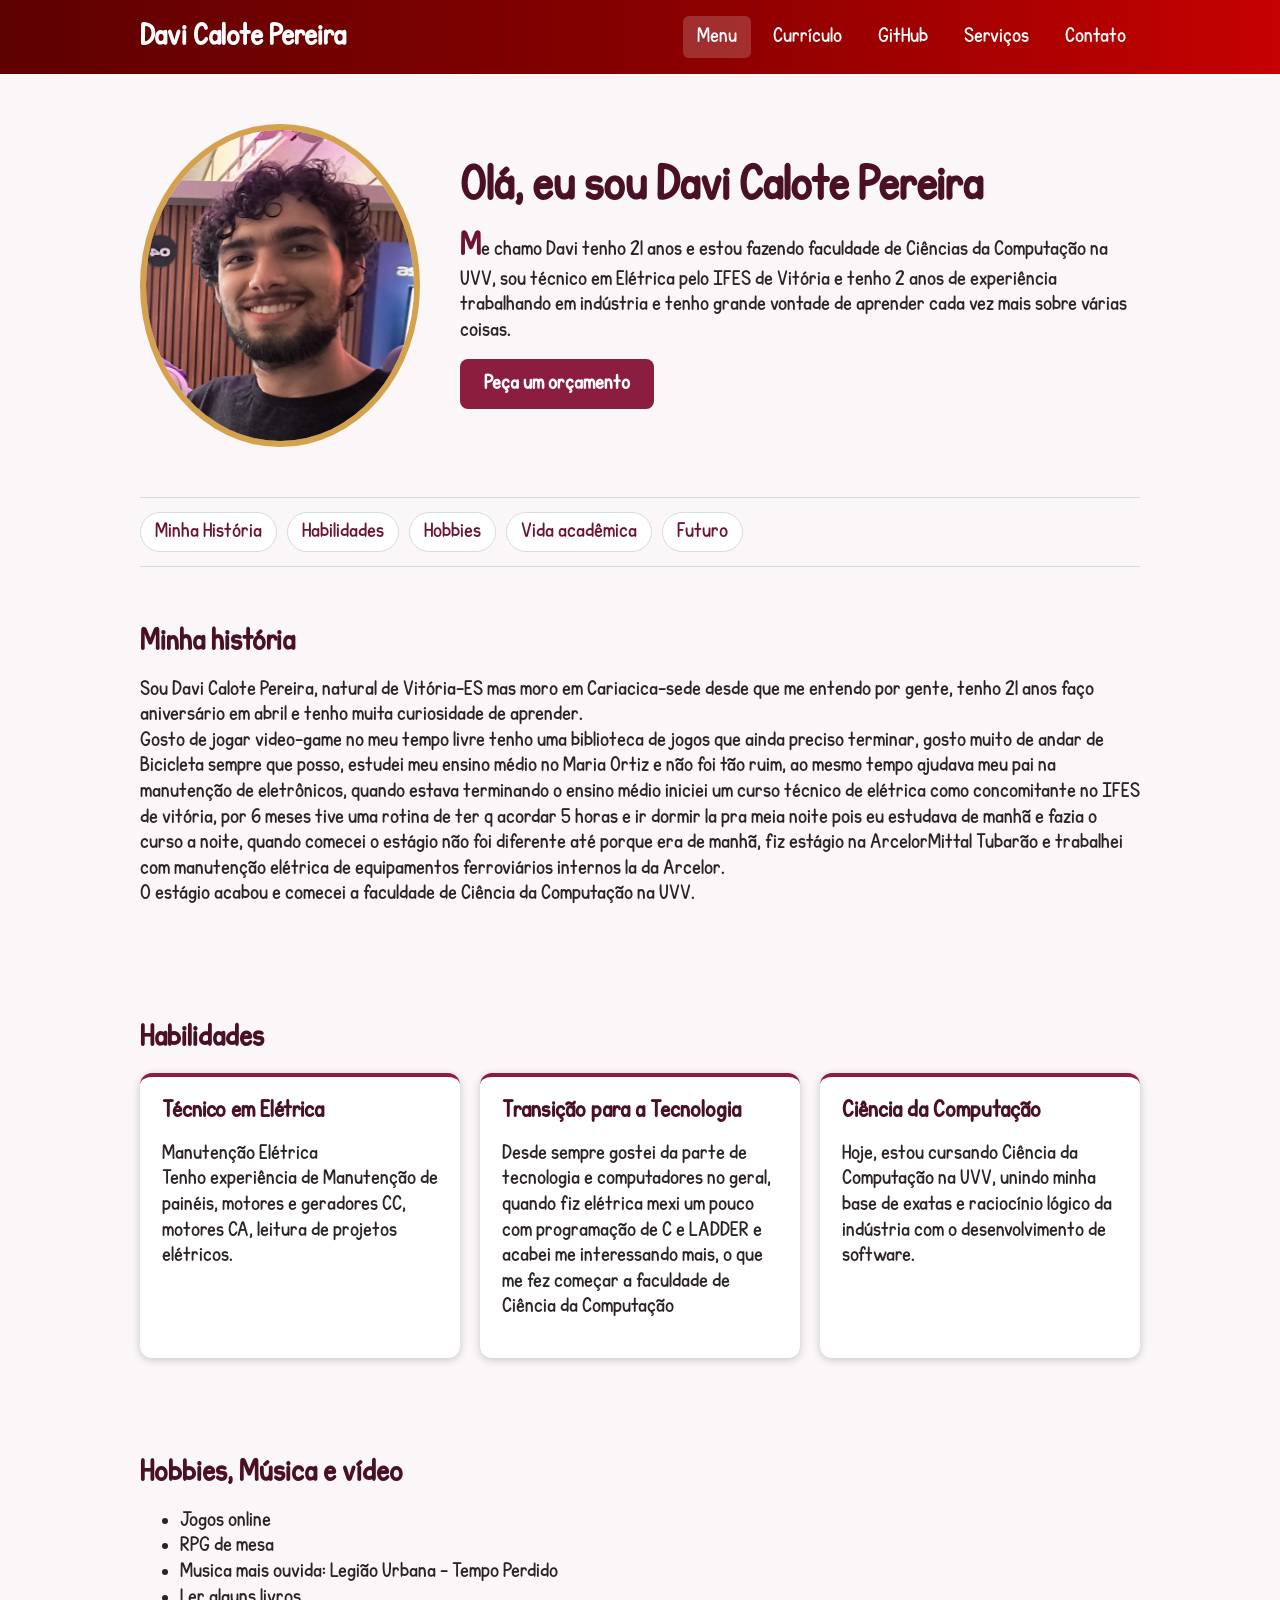
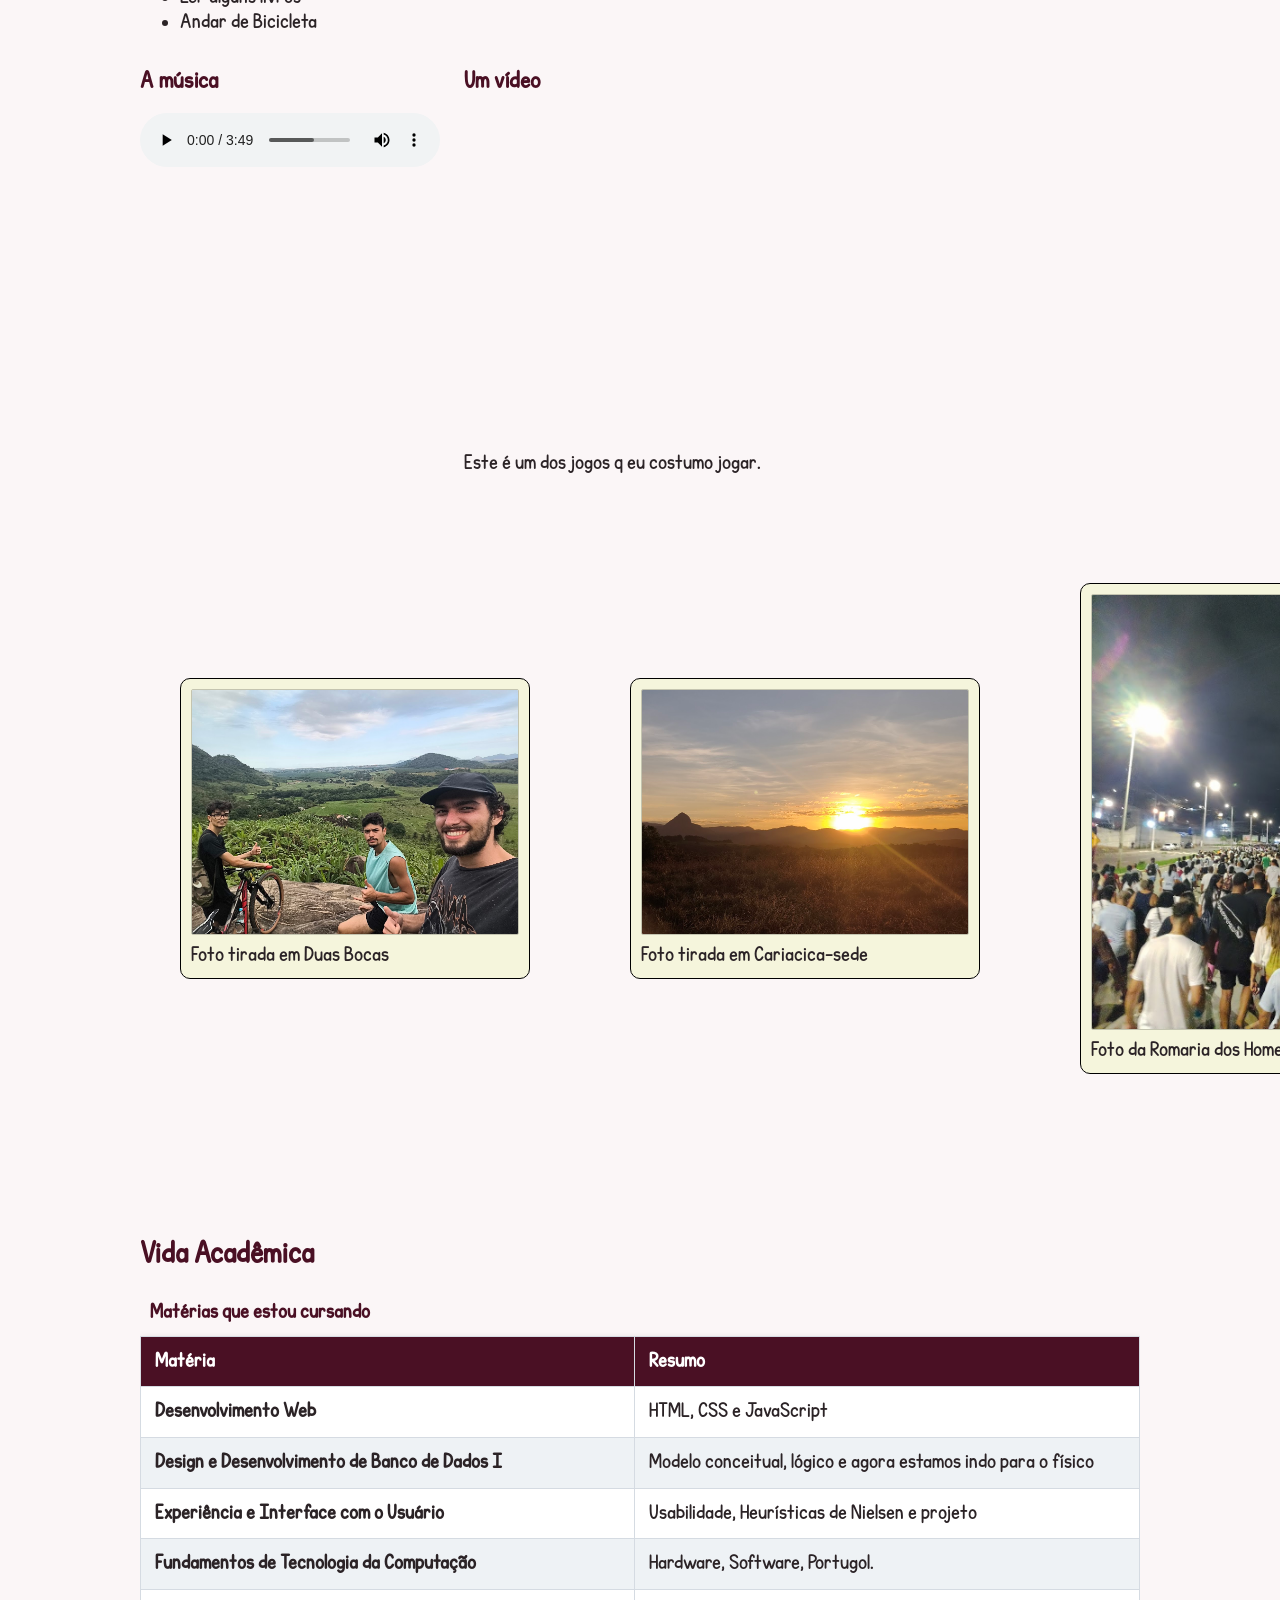
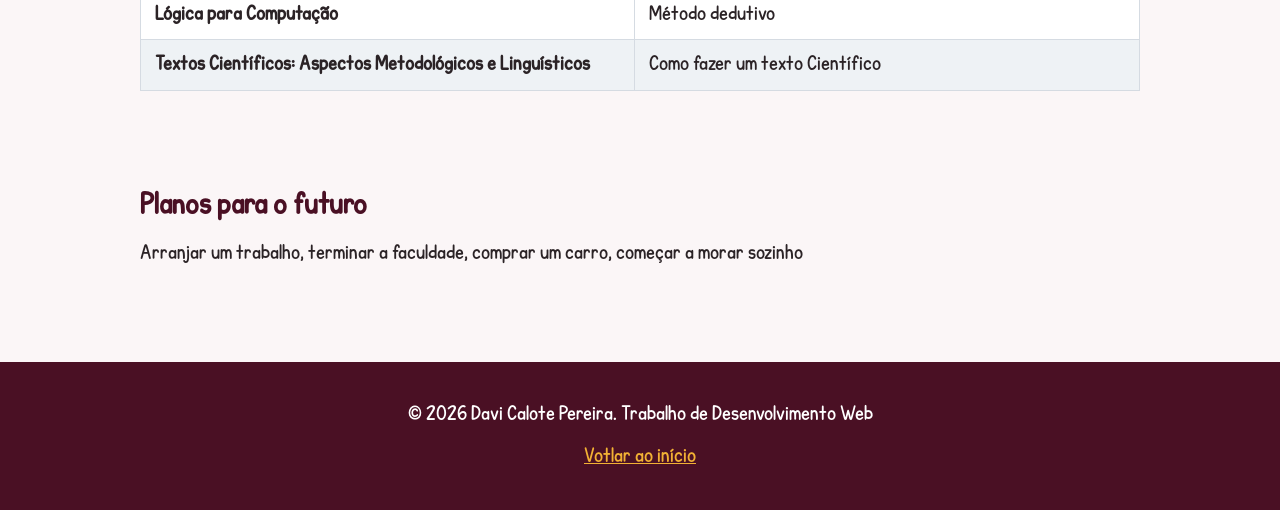
<file: landingPage/index.html>
<!DOCTYPE html>
<html lang="pt-br">
<head>
    <meta charset="UTF-8">
    <meta name="viewport" content="width=device-width, initial-scale=1.0">
    <title>Davi Calote | Home</title>
    <link rel="shortcut icon" href="./imagens/icone.png" type="image/png">
    <link rel="stylesheet" href="./estilos/estilo.css">
</head>
<body>
    <header class="topo">
        <div class="container barra">
            <a class="logo" href="./index.html">Davi Calote Pereira</a>
            <nav class="menu">
                <a href="./index.html" class="ativo">Menu</a>
                <a href="./paginas/curriculo.html">Currículo</a>
                <a href="./paginas/github.html">GitHub</a>
                <a href="./paginas/servicos.html">Serviços</a>
                <a href="./paginas/contato.html">Contato</a>
            </nav>
        </div>
    </header>

    <main>

        <div class="container hero">
            <img src="./imagens/eu.png" alt="Foto Davi Calote Pereira">
            <div>
                <h1>Olá, eu sou Davi Calote Pereira</h1>
                <p>Me chamo Davi tenho 21 anos e estou fazendo faculdade de Ciências da Computação na UVV, sou técnico em Elétrica pelo IFES de Vitória e tenho 2 anos de experiência trabalhando em indústria e tenho grande vontade de aprender cada vez mais sobre várias coisas.</p>
                <a class="botao" href="./paginas/contato.html">Peça um orçamento</a>
            </div>
        </div>

        <div class="container">
            <nav class="ancoras">
                <a href="#historia">Minha História</a>
                <a href="#habilidades">Habilidades</a>
                <a href="#hobbies">Hobbies</a>
                <a href="#academico">Vida acadêmica</a>
                <a href="#futuro">Futuro</a>
            </nav>
        </div>

        <section id="historia" class="container">
            <h2>Minha história</h2>
            <p>Sou Davi Calote Pereira, natural de Vitória-ES mas moro em Cariacica-sede desde que me entendo por gente, tenho 21 anos faço aniversário em abril e tenho muita curiosidade de aprender. <br> Gosto de jogar video-game no meu tempo livre tenho uma biblioteca de jogos que ainda preciso terminar, gosto muito de andar de Bicicleta sempre que posso, estudei meu ensino médio no Maria Ortiz e não foi tão ruim, ao mesmo tempo ajudava meu pai na manutenção de eletrônicos, quando estava terminando o ensino médio iniciei um curso técnico de elétrica como concomitante no IFES de vitória, por 6 meses tive uma rotina de ter q acordar 5 horas e ir dormir la pra meia noite pois eu estudava de manhã e fazia o curso a noite, quando comecei o estágio não foi diferente até porque era de manhã, fiz estágio na ArcelorMittal Tubarão e trabalhei com manutenção elétrica de equipamentos ferroviários internos la da Arcelor. <br> O estágio acabou e comecei a faculdade de Ciência da Computação na UVV.</p>
        </section>

        <section id="habilidades" class="container">
            <h2>Habilidades</h2>
            <div class="cards">
                <div class="card">
                    <h3>Técnico em Elétrica</h3>
                    <p>Manutenção Elétrica <br> Tenho experiência de Manutenção de painéis, motores e geradores CC, motores CA, leitura de projetos elétricos.</p>
                </div>
                <div class="card">
                    <h3>Transição para a Tecnologia</h3>
                    <p>Desde sempre gostei da parte de tecnologia e computadores no geral, quando fiz elétrica mexi um pouco com programação de C e LADDER e acabei me interessando mais, o que me fez começar a faculdade de Ciência da Computação</p>
                </div>
                <div class="card">
                    <h3>Ciência da Computação</h3>
                    <p>Hoje, estou cursando Ciência da Computação na UVV, unindo minha base de exatas e raciocínio lógico da indústria com o desenvolvimento de software.</p>
                </div>
            </div>
        </section>

        <section id="hobbies" class="container">
            <h2>Hobbies, Música e vídeo</h2>
            <ul>
                <li>Jogos online</li>
                <li>RPG de mesa</li>
                <li>Musica mais ouvida: Legião Urbana - Tempo Perdido</li>
                <li>Ler alguns livros</li>
                <li>Andar de Bicicleta</li>
            </ul>

            <div class="midia">
                <div>
                    <h3>A música</h3>
                    <audio controls>
                        <source src="./midia/tempoPerdido.mp3" type="audio/mp3">
                    </audio>
                </div>
                <div>
                    <h3>Um vídeo</h3>
                    <iframe width="560" height="315" src="https://www.youtube.com/embed/FF4dr7FzjLI?si=yqc1kBfWI11vxq_4" title="YouTube video player" frameborder="0" allow="accelerometer; autoplay; clipboard-write; encrypted-media; gyroscope; picture-in-picture; web-share" referrerpolicy="strict-origin-when-cross-origin" allowfullscreen></iframe>
                    <p>Este é um dos jogos q eu costumo jogar.</p>
                </div>
                <div class="container, imagens">
                    <figure>
                        <img src="./imagens/bike1.jpg" alt="andando de Bicicleta">
                        <figcaption>Foto tirada em Duas Bocas</figcaption>
                    </figure>
                    <figure>
                        <img src="./imagens/paisagem.jpg" alt="paisagem">
                        <figcaption>Foto tirada em Cariacica-sede</figcaption>
                    </figure>
                    <figure>
                        <img src="./imagens/romaria.jpg" alt="romaria">
                        <figcaption>Foto da Romaria dos Homens</figcaption>
                    </figure>
                </div>
            </div>
        </section>

        <section id="academico" class="container">
            <h2>Vida Acadêmica</h2>
            <p></p>
            <div class="tabela-rolagem">
                <table>
                    <caption>Matérias que estou cursando</caption>
                    <thead>
                        <tr>
                            <th scope="col">Matéria</th>
                            <th scope="col">Resumo</th>
                        </tr>
                    </thead>
                    <tbody>
                        <tr>
                            <th scope="row">Desenvolvimento Web</th>
                            <td>HTML, CSS e JavaScript</td>
                        </tr>
                        <tr>
                            <th scope="row">Design e Desenvolvimento de Banco de Dados I</th>
                            <td>Modelo conceitual, lógico e agora estamos indo para o físico</td>
                        </tr>
                        <tr>
                            <th scope="row">Experiência e Interface com o Usuário</th>
                            <td>Usabilidade, Heurísticas de Nielsen e projeto</td>
                        </tr>
                        <tr>
                            <th scope="row">Fundamentos de Tecnologia da Computação</th>
                            <td>Hardware, Software, Portugol.</td>
                        </tr>
                        <tr>
                            <th scope="row">Lógica para Computação</th>
                            <td>Método dedutivo</td>
                        </tr>
                        <tr>
                            <th scope="row">Textos Científicos: Aspectos Metodológicos e Linguísticos</th>
                            <td>Como fazer um texto Científico</td>
                        </tr>
                    </tbody>
                </table>
            </div>
        </section>

        <section id="futuro" class="container">
            <h2>Planos para o futuro</h2>
            <p>Arranjar um trabalho, terminar a faculdade, comprar um carro, começar a morar sozinho</p>
        </section>
    </main>

    <footer class="rodape">
        <div class="container">
            <p>&copy; 2026 Davi Calote Pereira. Trabalho de Desenvolvimento Web</p>
            <p><a href="./index.html" style="color: #f2b134;">Votlar ao início</a></p>
        </div>
    </footer>
</body>
</html>
</file>
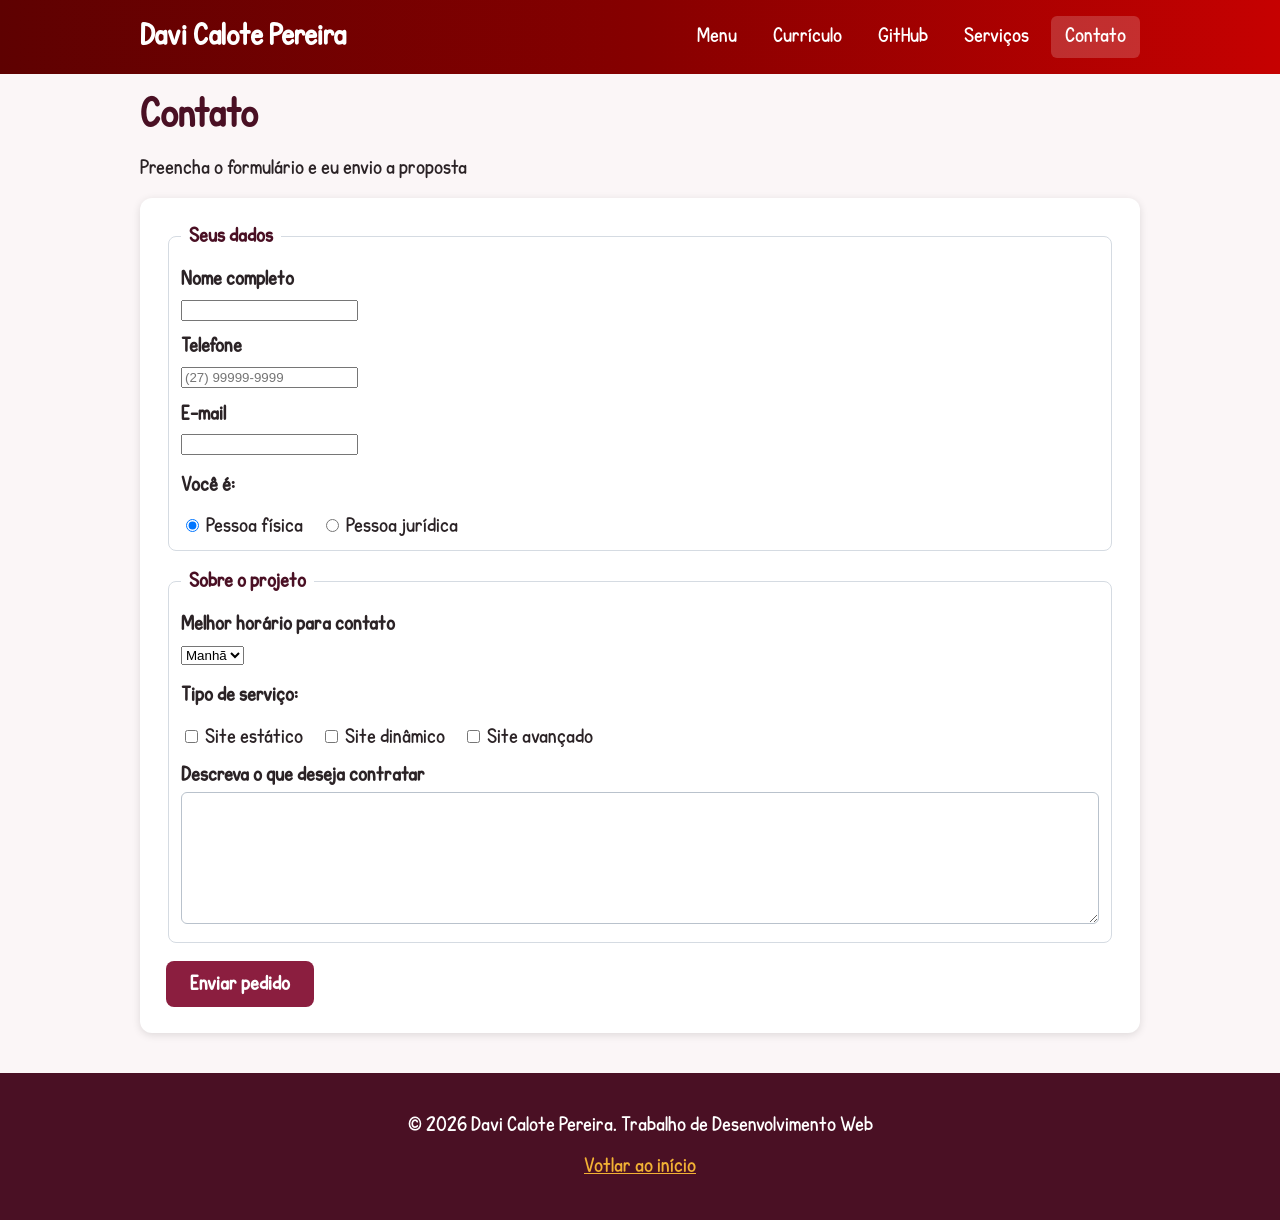
<file: landingPage/paginas/contato.html>
<!DOCTYPE html>
<html lang="pt-br">
<head>
    <meta charset="UTF-8">
    <meta name="viewport" content="width=device-width, initial-scale=1.0">
    <title>Davi Calote | Home</title>
    <link rel="shortcut icon" href="../imagens/icone.png" type="image/png">
    <link rel="stylesheet" href="../estilos/estilo.css">
</head>
<body>
    <header class="topo">
        <div class="container barra">
            <a class="logo" href="../index.html">Davi Calote Pereira</a>
            <nav class="menu">
                 <a href="../index.html">Menu</a>
                <a href="../paginas/curriculo.html">Currículo</a>
                <a href="../paginas/github.html">GitHub</a>
                <a href="../paginas/servicos.html">Serviços</a>
                <a href="../paginas/contato.html" class="ativo">Contato</a>
            </nav>
        </div>
    </header>

    <main class="container"> 
        <h1>Contato</h1>
        <p>Preencha o formulário e eu envio a proposta</p>

        <form action="#" method="post">

      <fieldset>
        <legend>Seus dados</legend>

        <label for="nome">Nome completo</label>
        <input type="text" id="nome" name="nome" required>

        <label for="telefone">Telefone</label>
        <input type="tel" id="telefone" name="telefone" placeholder="(27) 99999-9999">

        <label for="email">E-mail</label>
        <input type="email" id="email" name="email" required>

        <p><strong>Você é:</strong></p>
        <input type="radio" id="pf" name="pessoa" value="fisica" checked>
        <label class="inline" for="pf">Pessoa física</label>
        <input type="radio" id="pj" name="pessoa" value="juridica">
        <label class="inline" for="pj">Pessoa jurídica</label>
      </fieldset>

      <fieldset>
        <legend>Sobre o projeto</legend>

        <label for="horario">Melhor horário para contato</label>
        <select id="horario" name="horario">
          <option value="manha">Manhã</option>
          <option value="tarde">Tarde</option>
          <option value="noite">Noite</option>
        </select>

        <p><strong>Tipo de serviço:</strong></p>
        <input type="checkbox" id="estatico" name="servico" value="estatico">
        <label class="inline" for="estatico">Site estático</label>
        <input type="checkbox" id="dinamico" name="servico" value="dinamico">
        <label class="inline" for="dinamico">Site dinâmico</label>
        <input type="checkbox" id="avancado" name="servico" value="avancado">
        <label class="inline" for="avancado">Site avançado</label>

        <label for="descricao">Descreva o que deseja contratar</label>
        <textarea id="descricao" name="descricao" rows="5"></textarea>
      </fieldset>

      <button class="botao" type="submit">Enviar pedido</button>
    </form>
    </main>

    <footer class="rodape">
        <div class="container">
            <p>&copy; 2026 Davi Calote Pereira. Trabalho de Desenvolvimento Web</p>
            <p><a href="../index.html" style="color: #f2b134;">Votlar ao início</a></p>
        </div>
    </footer>
</body>
</html>
</file>
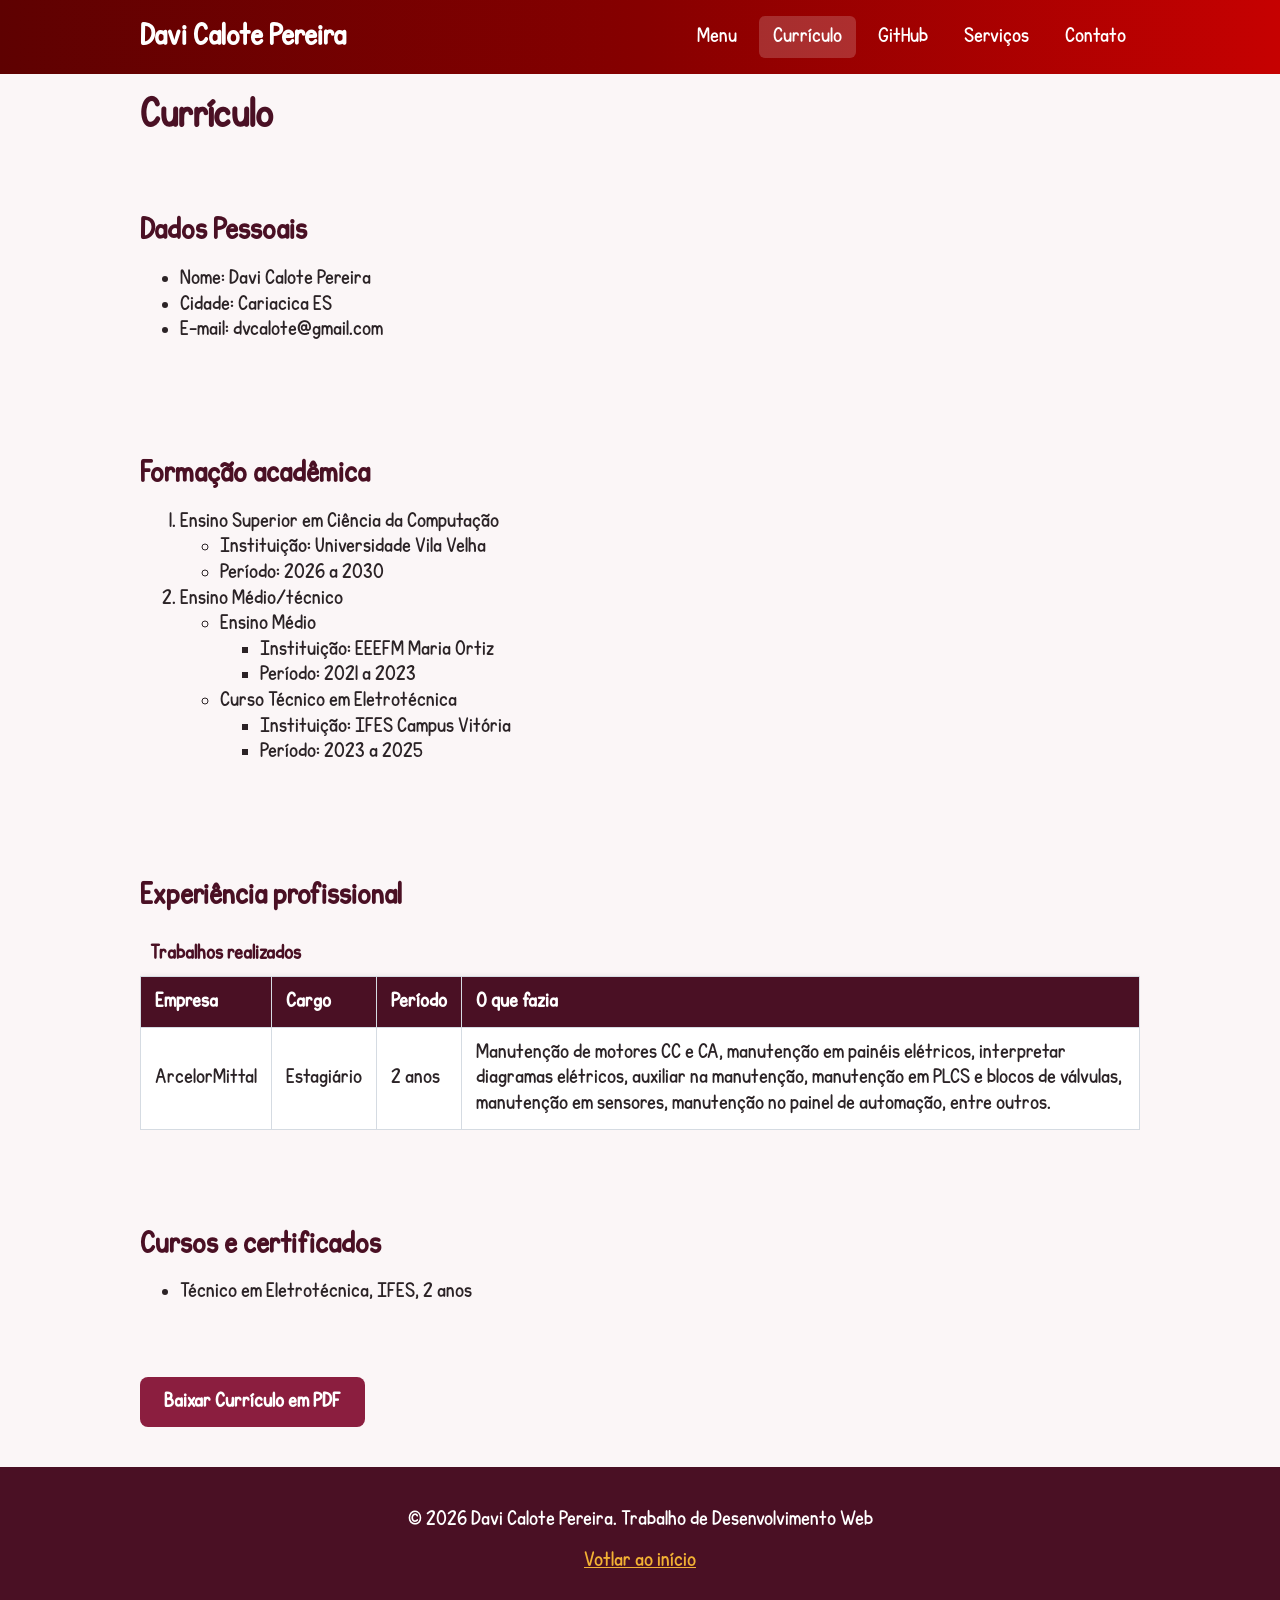
<file: landingPage/paginas/curriculo.html>
<!DOCTYPE html>
<html lang="pt-br">
<head>
    <meta charset="UTF-8">
    <meta name="viewport" content="width=device-width, initial-scale=1.0">
    <title>Davi Calote | Home</title>
    <link rel="shortcut icon" href="../imagens/icone.png" type="image/png">
    <link rel="stylesheet" href="../estilos/estilo.css">
</head>
<body>
    <header class="topo">
        <div class="container barra">
            <a class="logo" href="../index.html">Davi Calote Pereira</a>
            <nav class="menu">
                 <a href="../index.html">Menu</a>
                <a href="../paginas/curriculo.html" class="ativo">Currículo</a>
                <a href="../paginas/github.html">GitHub</a>
                <a href="../paginas/servicos.html">Serviços</a>
                <a href="../paginas/contato.html">Contato</a>
            </nav>
        </div>
    </header>

    <main class="container">

        <h1>Currículo</h1>

        <section>
            <h2>Dados Pessoais</h2>
            <ul>
                <li>Nome: Davi Calote Pereira</li>
                <li>Cidade: Cariacica ES</li>
                <li>E-mail: dvcalote@gmail.com</li>
            </ul>
        </section>

        <section>
            <h2>Formação acadêmica</h2>
            <ol>
                <li>Ensino Superior em Ciência da Computação
                    <ul>
                        <li>Instituição: Universidade Vila Velha</li>
                        <li>Período: 2026 a 2030</li>
                    </ul>
                </li>
                <li>Ensino Médio/técnico
                    <ul>
                        <li>Ensino Médio
                            <ul>
                                <li>Instituição: EEEFM Maria Ortiz</li>
                                <li>Período: 2021 a 2023</li>
                            </ul>
                        </li>
                        <li>Curso Técnico em Eletrotécnica
                            <ul>
                                <li>Instituição: IFES Campus Vitória</li>
                                <li>Período: 2023 a 2025</li>
                            </ul>
                        </li>
                    </ul>
                </li>
            </ol>
        </section>

        <section>
            <h2>Experiência profissional</h2>
            <div class="tabela-rolagem">
                <table>
                    <caption>Trabalhos realizados</caption>
                    <thead>
                        <tr>
                            <th scope="col">Empresa</th>
                            <th scope="col">Cargo</th>
                            <th scope="col">Período</th>
                            <th scope="col">O que fazia</th>
                        </tr>
                    </thead>
                    <tbody>
                        <tr>
                            <td>ArcelorMittal</td>
                            <td>Estagiário</td>
                            <td>2 anos</td>
                            <td>Manutenção de motores CC e CA, manutenção em painéis elétricos, interpretar diagramas elétricos, auxiliar na manutenção, manutenção em PLCS e blocos de válvulas, manutenção em sensores, manutenção no painel de automação, entre outros.</td>
                        </tr>
                    </tbody>
                    <tfoot>
                    </tfoot>
                </table>
            </div>
        </section>

        <section>
            <h2>Cursos e certificados</h2>
            <ul>
                <li>Técnico em Eletrotécnica, IFES, 2 anos</li>
            </ul>
        </section>

        <p><a href="../midia/CURRICULO.pdf" class="botao" download="">Baixar Currículo em PDF</a></p>
    
    </main>

    <footer class="rodape">
        <div class="container">
            <p>&copy; 2026 Davi Calote Pereira. Trabalho de Desenvolvimento Web</p>
            <p><a href="../index.html" style="color: #f2b134;">Votlar ao início</a></p>
        </div>
    </footer>
</body>
</html>
</file>
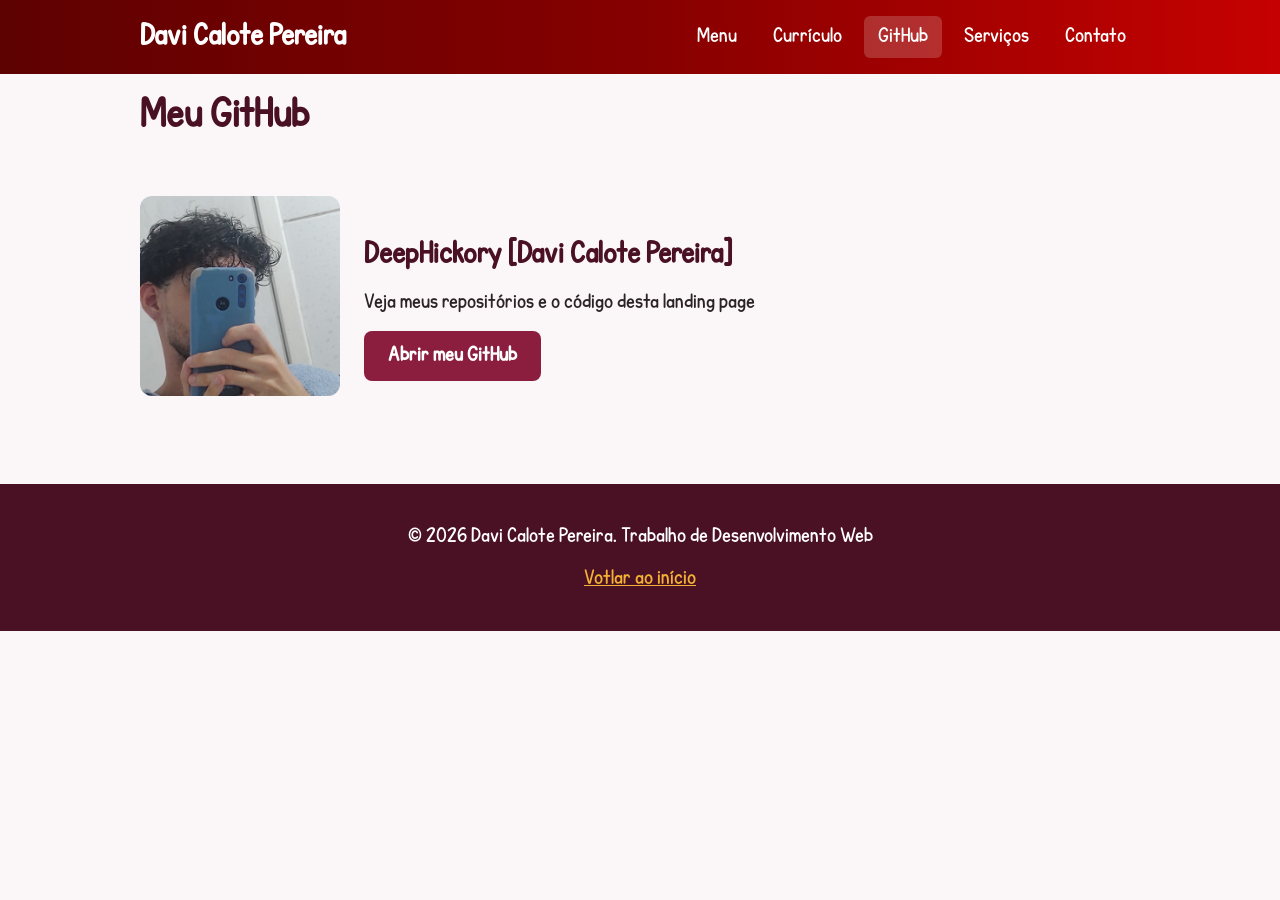
<file: landingPage/paginas/github.html>
<!DOCTYPE html>
<html lang="pt-br">
<head>
    <meta charset="UTF-8">
    <meta name="viewport" content="width=device-width, initial-scale=1.0">
    <title>Davi Calote | Home</title>
    <link rel="shortcut icon" href="../imagens/icone.png" type="image/png">
    <link rel="stylesheet" href="../estilos/estilo.css">
</head>
<body>
    <header class="topo">
        <div class="container barra">
            <a class="logo" href="../index.html">Davi Calote Pereira</a>
            <nav class="menu">
                <a href="../index.html">Menu</a>
                <a href="../paginas/curriculo.html">Currículo</a>
                <a href="../paginas/github.html" class="ativo">GitHub</a>
                <a href="../paginas/servicos.html">Serviços</a>
                <a href="../paginas/contato.html">Contato</a>
            </nav>
        </div>
    </header>

    <main class="container">
        <h1>Meu GitHub</h1>
        <p></p>

        <section class="github">
            <a href="https://github.com/DeepHickory" target="_blank" rel="noopener noreferrer"> 
                <img src="../imagens/perfil-github.png" alt="Perfil do GitHub">
            </a>
            <div>
                <h2>DeepHickory [Davi Calote Pereira]</h2>
                <p>Veja meus repositórios e o código desta landing page</p>
                <a class="botao" href="https://github.com/DeepHickory?tab=repositories" target="_blank" rel="noopener noreferrer">Abrir meu GitHub</a>
            </div>
        </section>
    </main>

    <footer class="rodape">
        <div class="container">
            <p>&copy; 2026 Davi Calote Pereira. Trabalho de Desenvolvimento Web</p>
            <p><a href="../index.html" style="color: #f2b134;">Votlar ao início</a></p>
        </div>
    </footer>
</body>
</html>
</file>
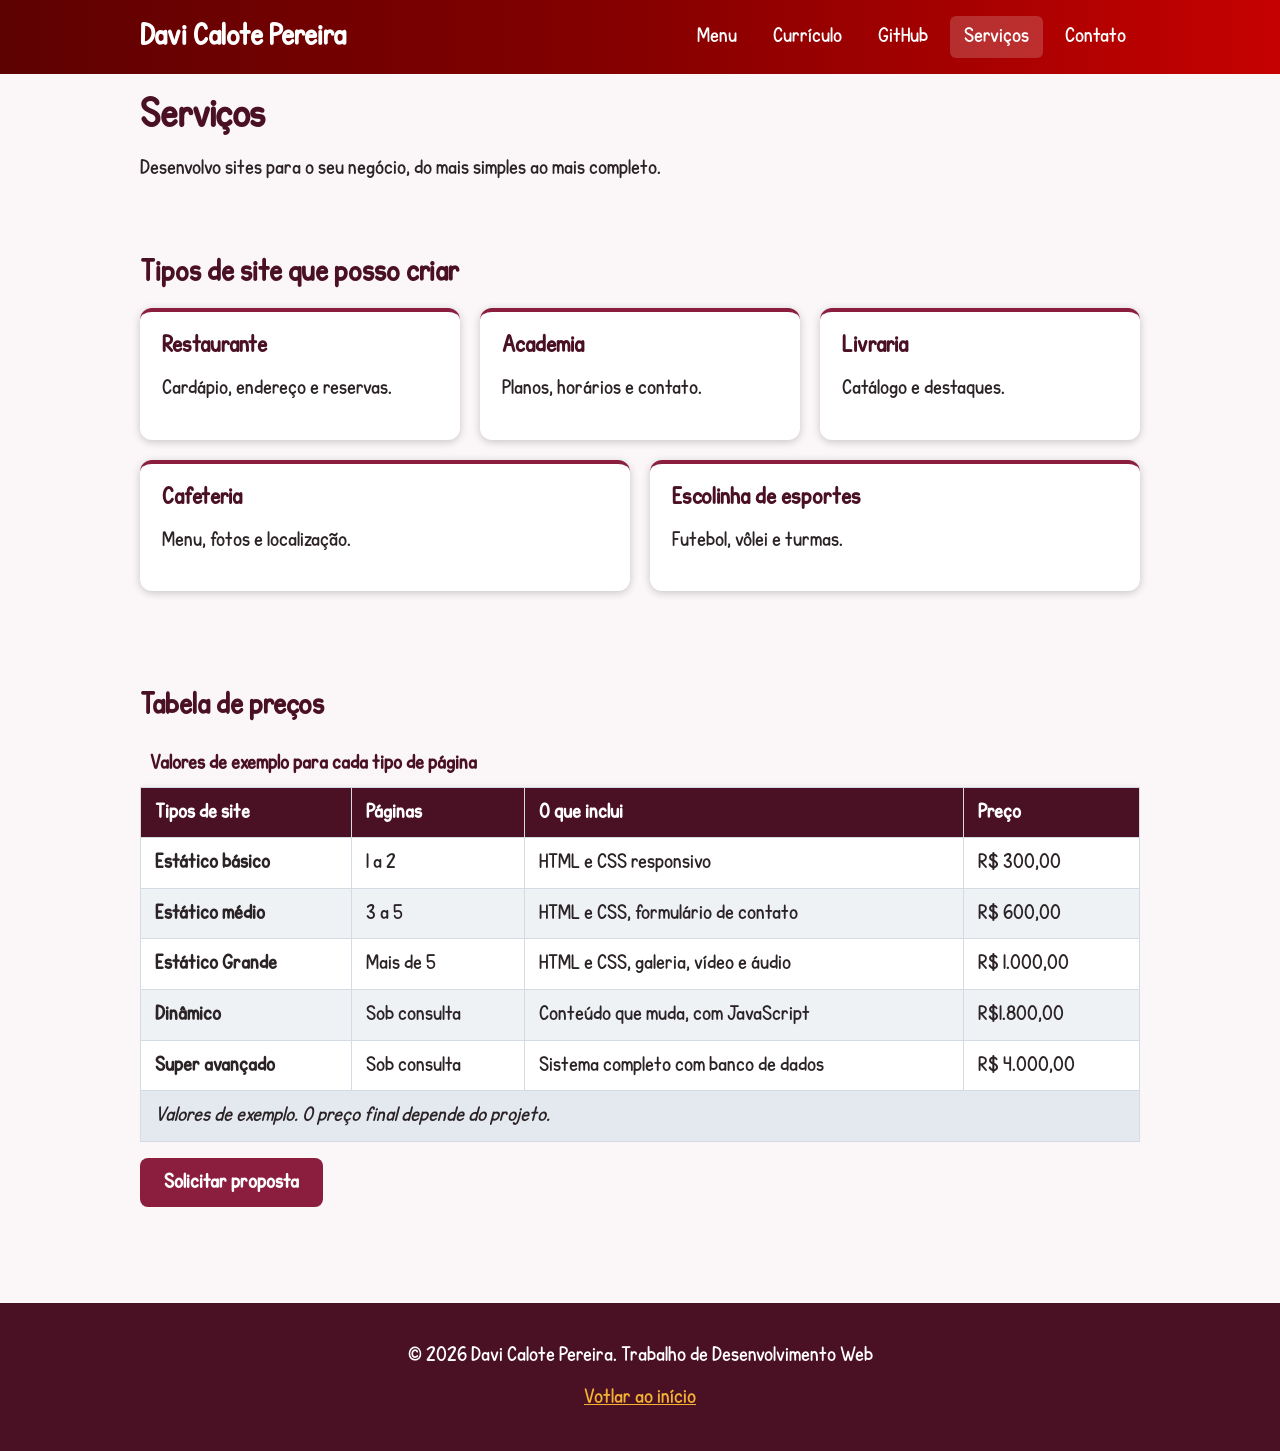
<file: landingPage/paginas/servicos.html>
<!DOCTYPE html>
<html lang="pt-br">
<head>
    <meta charset="UTF-8">
    <meta name="viewport" content="width=device-width, initial-scale=1.0">
    <title>Davi Calote | Home</title>
    <link rel="shortcut icon" href="../imagens/icone.png" type="image/png">
    <link rel="stylesheet" href="../estilos/estilo.css">
</head>
<body>
    <header class="topo">
        <div class="container barra">
            <a class="logo" href="../index.html">Davi Calote Pereira</a>
            <nav class="menu">
                <a href="../index.html">Menu</a>
                <a href="../paginas/curriculo.html">Currículo</a>
                <a href="../paginas/github.html">GitHub</a>
                <a href="../paginas/servicos.html" class="ativo">Serviços</a>
                <a href="../paginas/contato.html">Contato</a>
            </nav>
        </div>
    </header>

    <main class="container">
        <h1>Serviços</h1>
        <p>Desenvolvo sites para o seu negócio, do mais simples ao mais completo.</p>

        <section>
            <h2>Tipos de site que posso criar</h2>
            <div class="cards">
                <div class="card">
                    <h3>Restaurante</h3>
                    <p>Cardápio, endereço e reservas.</p>
                </div>
                <div class="card">
                    <h3>Academia</h3>
                    <p>Planos, horários e contato.</p>
                </div>
                <div class="card">
                    <h3>Livraria</h3>
                    <p>Catálogo e destaques.</p>
                </div>
                <div class="card">
                    <h3>Cafeteria</h3>
                    <p>Menu, fotos e localização.</p>
                </div>
                <div class="card">
                    <h3>Escolinha de esportes</h3>
                    <p>Futebol, vôlei e turmas.</p>
                </div>
            </div>
        </section>

        <section>
            <h2>Tabela de preços</h2>
            <div class="tabela-rolagem">
                <table>
                    <caption>Valores de exemplo para cada tipo de página</caption>
                    <thead>
                        <tr>
                            <th scope="col">Tipos de site</th>
                            <th scope="col">Páginas</th>
                            <th scope="col">O que inclui</th>
                            <th scope="col">Preço</th>
                        </tr>
                    </thead>
                    <tbody>
                        <tr>
                            <th scope="row">Estático básico</th>
                            <td>1 a 2</td>
                            <td>HTML e CSS responsivo</td>
                            <td>R$ 300,00</td>
                        </tr>
                        <tr>
                            <th scope="row">Estático médio</th>
                            <td>3 a 5</td>
                            <td>HTML e CSS, formulário de contato</td>
                            <td>R$ 600,00</td>
                        </tr>
                        <tr>
                            <th scope="row">Estático Grande</th>
                            <td>Mais de 5</td>
                            <td>HTML e CSS, galeria, vídeo e áudio</td>
                            <td>R$ 1.000,00</td>
                        </tr>
                        <tr>
                            <th scope="row">Dinâmico</th>
                            <td>Sob consulta</td>
                            <td>Conteúdo que muda, com JavaScript</td>
                            <td>R$1.800,00</td>
                        </tr>
                        <tr>
                            <th scope="row">Super avançado</th>
                            <td>Sob consulta</td>
                            <td>Sistema completo com banco de dados</td>
                            <td>R$ 4.000,00</td>
                        </tr>
                    </tbody>
                    <tfoot>
                        <tr>
                            <td colspan="4">Valores de exemplo. O preço final depende do projeto.</td>
                        </tr>
                    </tfoot>
                </table>
            </div>
            <p><a class="botao" href="./contato.html">Solicitar proposta</a></p>
        </section>
    </main>

    <footer class="rodape">
        <div class="container">
            <p>&copy; 2026 Davi Calote Pereira. Trabalho de Desenvolvimento Web</p>
            <p><a href="../index.html" style="color: #f2b134;">Votlar ao início</a></p>
        </div>
    </footer>
</body>
</html>
</file>
<file: landingPage/estilos/estilo.css>
@font-face {
    font-family: "inicio";
    src: url(../fontes/KGPerfectPenmanship.otf) format(opentype);
}
:root {
  --tinta: #4a1024;           /* vinho escuro: topo, títulos, rodapé */
  --fundo: #fbf6f7;           /* fundo levemente rosado */
  --destaque: #8b1e3f;        /* vinho principal: botões e bordas dos cards */
  --destaque-escuro: #6d1530; /* hover dos botões e links */
  --apoio: #d4a24c;           /* dourado: detalhes */
  --texto: #2b2326;
  --branco: #ffffff;
}
* {
    box-sizing: border-box;
}
body{
    margin: 0;
    font-family: "inicio", Arial, sans-serif;
    color: var(--texto);
    background-color: var(--fundo);
    line-height: 1.6;
}

a { color: var(--destaque-escuro); }
a:hover { color: var(--tinta); }

img { max-width: 100%; height: auto; }

h1, h2, h3 { color: var(--tinta); line-height: 1.25; }


.logo {
    color: var(--branco);
    font-size: 1.5em;
    font-weight: 700;
    text-decoration: none;
}

/* Caixa central: limita a largura e centraliza o conteúdo */
.container{
    width: 1000px;
    max-width: 92%;
    margin: 0 auto;
}

section { padding: 40px 0;}

/* 3. TOPO E MENU */
.topo{
    background-image: linear-gradient(to right, #5e0101, #860000, #c60101);
    color: var(--branco);
}
.barra{
    display: flex;
    justify-content: space-between;    /* logo à esquerda, menu à direita */
    align-items: center;
    padding: 16px 0;
}
.menu{
    display: flex;
    gap: 8px;
}
.menu a{
    color: var(--branco);
    text-decoration: none;
    padding: 8px 14px;
    border-radius: 6px;
    transition: brackground-color 0.3s;
}
.menu a:hover,
.menu a:focus,
.menu a.ativo {
  background-color: rgba(255, 255, 255, 0.18);
  color: var(--branco);
}

/*RODAPÉ*/
.rodape {
    background-color: var(--tinta);
    color: var(--branco);
    text-align: center;
    padding: 24px 0;
    margin-top: 40px;
}

/* 4. HOME */
.hero{
    display: flex;
    align-items: center;
    gap: 40px;
    padding: 50px 0;
}
.hero img{
    width: 280px;
    border-radius: 50%;
    border: 6px solid var(--apoio);
}
.hero h1{ font-size: 2.4em; margin: 0 0 10px; }

.hero p::first-letter{   /* primeira letra maior */
    font-size: 1.6em;
    font-weight: 700;
    color: var(--destaque-escuro);
}
.botao {
  display: inline-block;
  background-color: var(--destaque);
  color: var(--branco);
  padding: 12px 24px;
  border-radius: 8px;
  text-decoration: none;
  font-weight: 600;
  border: none;
  cursor: pointer;
  font-size: 1rem;
  font-family: inherit;
  transition: background-color 0.3s, transform 0.2s;
}
.botao:hover{
    background-color: var(--destaque-escuro);
    color: var(--branco);
    transform: translateY(-2px);
}

/* Menu de âncoras (links dentro da mesma página) */
.ancoras{
    display: flex;
    flex-wrap: wrap;
    gap: 10px;
    padding: 14px 0;
    border-top: 1px solid #d5dbe2;
    border-bottom: 1px solid #d5dbe2;
}
.ancoras a{
    padding: 6px 14px;
    border-radius: 20px;
    background-color: var(--branco);
    text-decoration: none;
    border: 1px solid #d5dbe2;
}
.ancoras a:hover { background-color: var(--apoio); border-color: var(--apoio); }

/* Cards lado a lado */
.cards{
    display: flex;
    flex-wrap: wrap;
    gap: 20px;
}
.card{
    flex: 1 1 280px;       /* cresce, encolhe, base de 280px */
    background-color: var(--branco);
    padding: 22px;
    border-radius: 12px;
    border-top: 4px solid var(--destaque);
    box-shadow: 0 2px 8px rgba(0, 0, 0, 0.2);
    transition: transform 0.3s, box-shadow 0.3s;
}

.card:hover {
    transform: translateY(-5px);
    box-shadow: 0 10px 20px rgba(0, 0, 0, 0.2);
}

.card h3 { margin-top: 0; }

.midia { display: flex; flex-wrap: wrap; gap: 24px; align-items: flex-start; }
iframe { max-width: 100%; border-radius: 10px; }

.github { 
    display: flex;
    align-items: center;
    gap: 24px;
    flex-wrap: wrap;
}
.github img { width: 200px; border-radius: 12px; }

/*Tabelas*/
table {
    border-collapse: collapse;
    width: 100%;
    background-color: var(--branco);
    box-shadow: 0 2px 8px rgba(0, 0, 0, 0.12)
}

caption { font-weight: 700; padding: 10px; text-align: left; color: var(--tinta); }

th, td {
    border: 1px solid #d5dbe2;
    padding: 12px 14px;
    text-align: left;
}

thead { background-color: var(--tinta); color: var(--branco); }
tbody tr:nth-child(even) { background-color: #eef2f5; }
tbody tr:hover { background-color: #fff3d6; }
tfoot { background-color: #e3e9ee; font-style: italic; }

.tabela-rolagem { overflow-x: auto; }   /* tabela rola de lado no celular */

/*FORMULÁRIO */
form {
    background-color: var(--branco);
    padding: 26px;
    border-radius: 12px;
    box-shadow: 0 2px 8px rgba(0, 0, 0, 0.12);
}

fieldset { border: 1px solid #d5dbe2; border-radius: 8px; margin-bottom: 18px; }
legend { padding: 0 8px; font-weight: 600; color: var(--tinta); }

label { display: block; margin: 12px 0 4px; font-weight: 600; }
label.inline { display: inline; font-weight: 400; margin-right: 14px; }

input[type="text"]
input[type="tel"]
input[type="email"]
select,
textarea {
    width: 100%;
    padding: 10px;
    border: 1px solid #b9c2cc;
    border-radius: 6px;
    font-family: inherit;
    font-size: 1em;
}   

.imagens{
    display: flex;
    align-items: center;
    gap: 20px;
    padding: 50px 0;
}

.imagens img{
    width: 100%;
    border-radius: 2px;
    border: 1px solid rgba(0, 0, 0, 0.2);
}
.imagens figure{
    border: 1px solid black;
    padding: 10px ;
    background-color: beige;
    border-radius: 10px;
    width: 350px;
}
</file>
